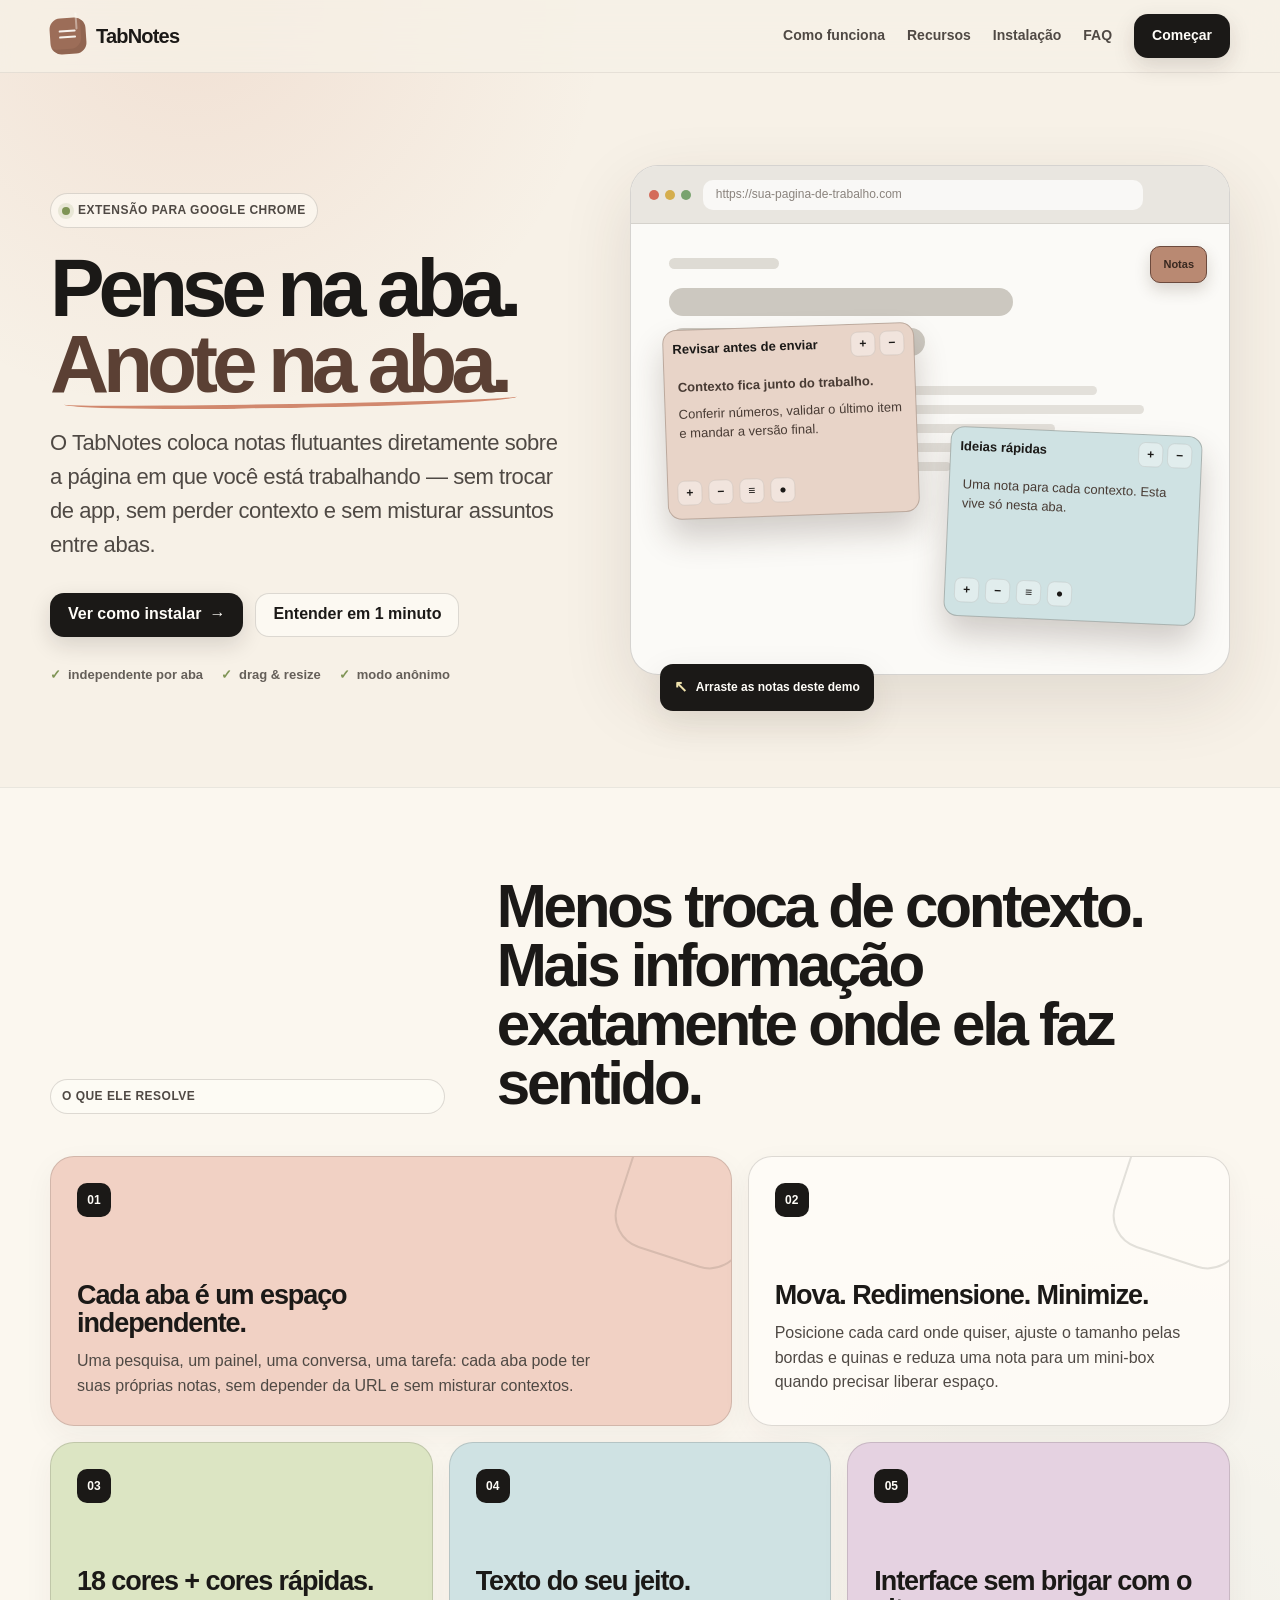
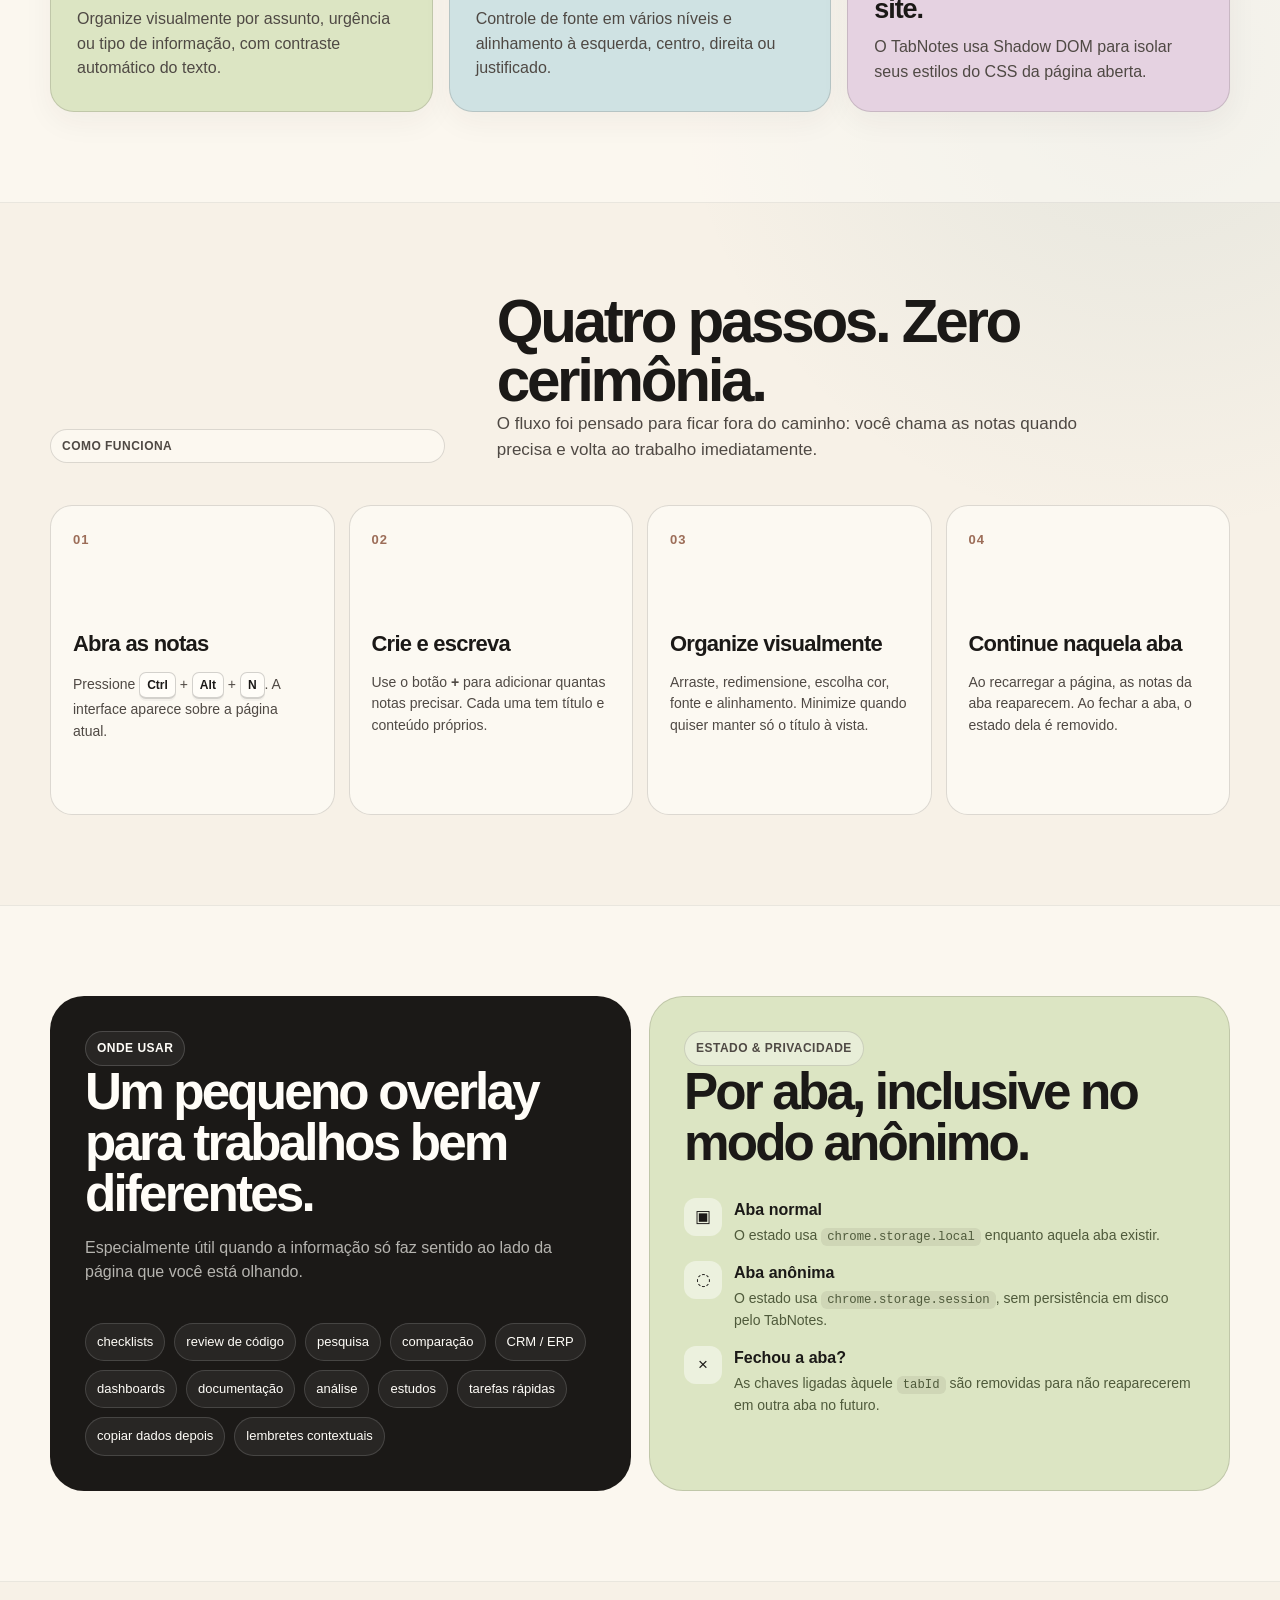
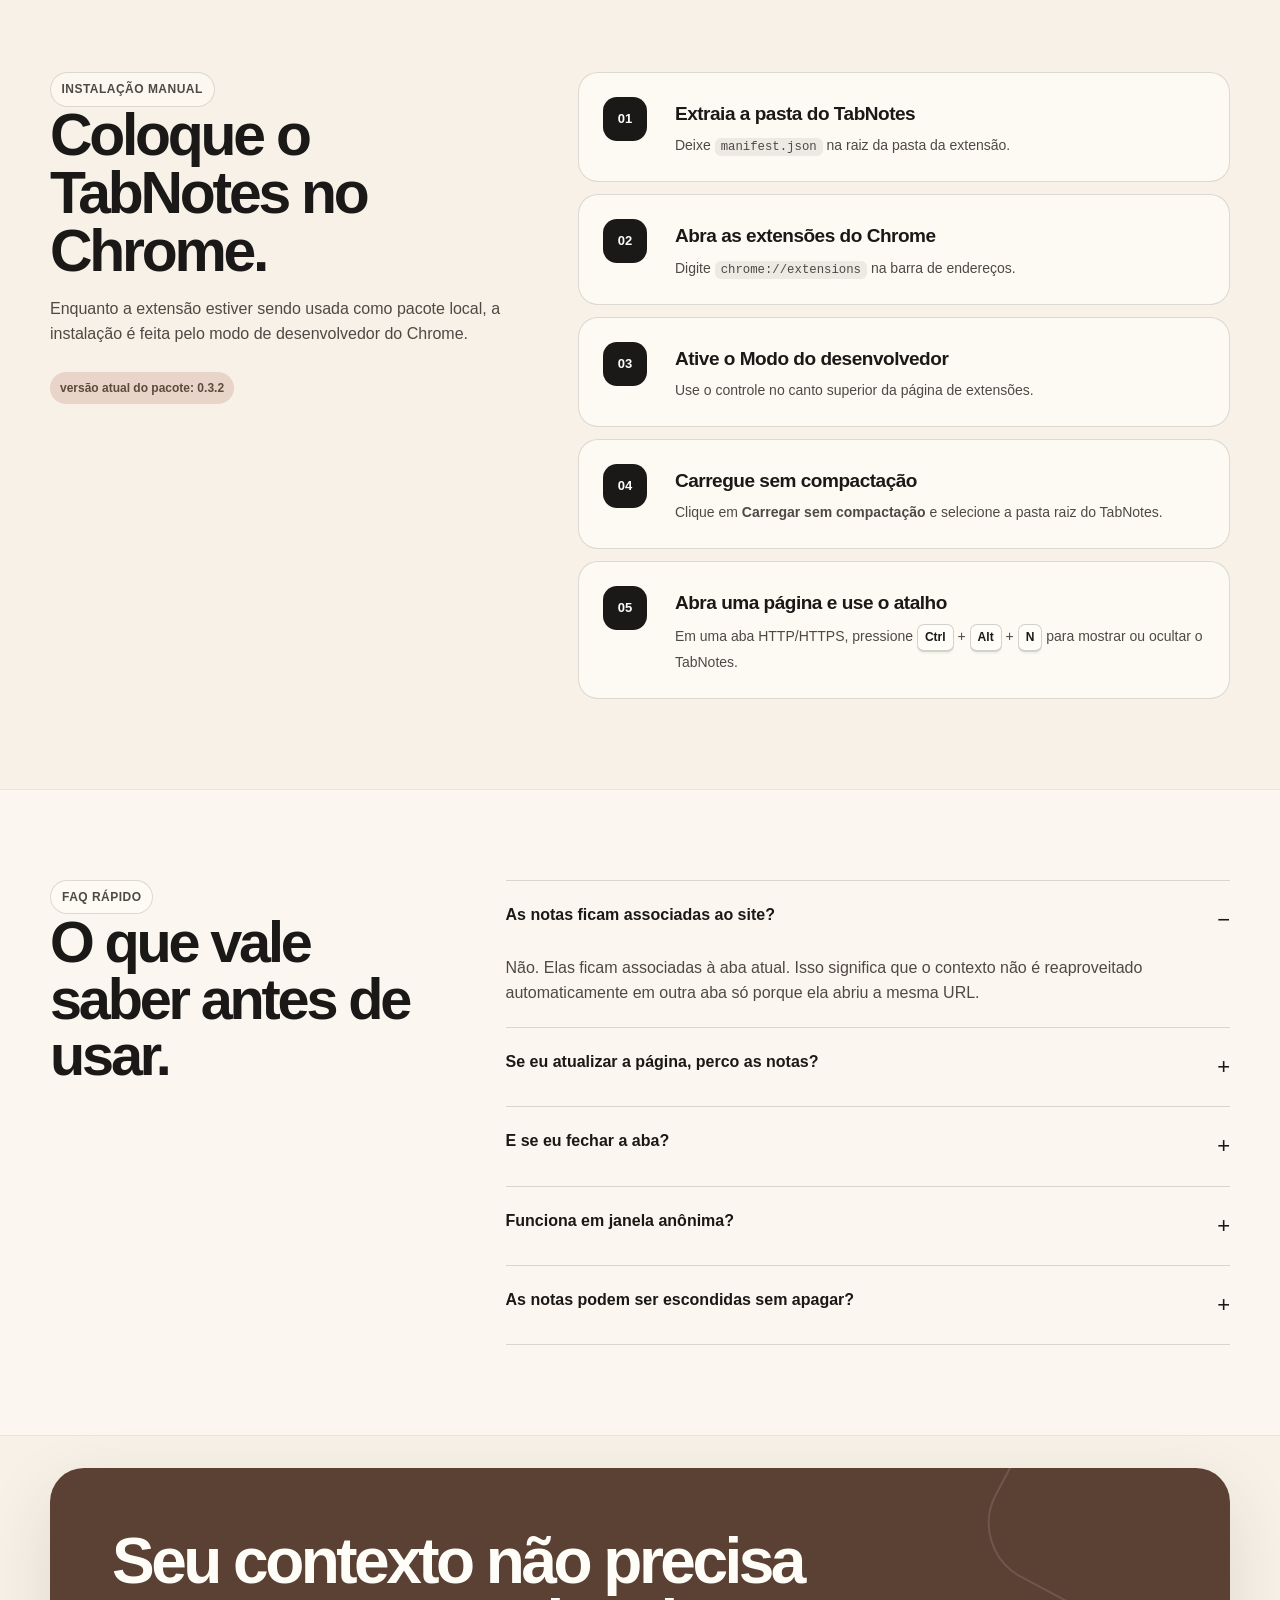
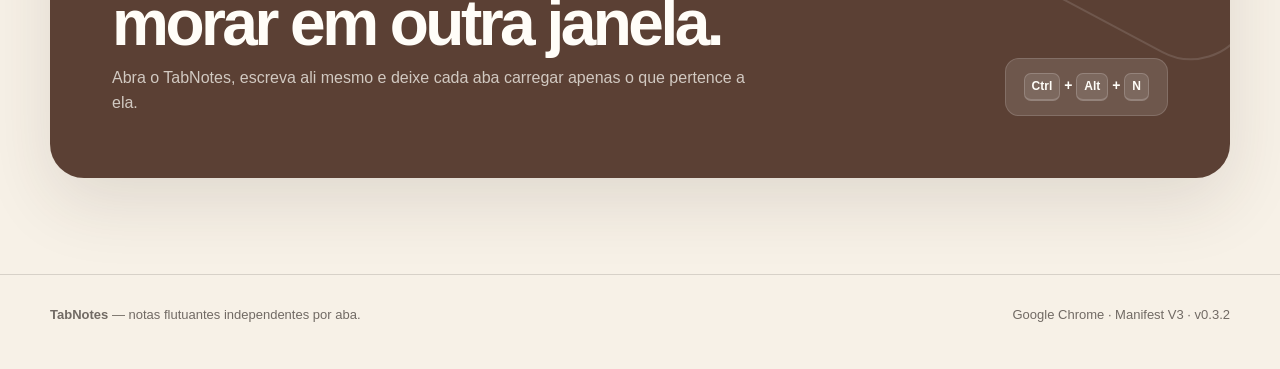
<file: index.html>
<!DOCTYPE html>
<html lang="pt-BR">
<head>
    <meta charset="UTF-8">
    <meta name="viewport" content="width=device-width, initial-scale=1.0">
    <meta name="theme-color" content="#191716">
    <meta name="description" content="TabNotes: notas flutuantes independentes por aba para Google Chrome.">
    <title>TabNotes — notas que ficam onde o trabalho acontece</title>
    <style>
        :root {
            --ink: #1b1917;
            --ink-soft: #4f4944;
            --paper: #f7f1e7;
            --paper-deep: #eee3d2;
            --line: rgba(35, 30, 26, 0.15);
            --brown: #9c6d58;
            --brown-dark: #5b4034;
            --terracotta: #c86f50;
            --mustard: #c0a13a;
            --olive: #7f9455;
            --petrol: #4f8589;
            --plum: #8b5f82;
            --white: #fffdf8;
            --shadow: 0 24px 70px rgba(61, 45, 33, 0.12);
            --shadow-soft: 0 12px 34px rgba(61, 45, 33, 0.10);
            --radius-xl: 34px;
            --radius-lg: 24px;
            --radius-md: 18px;
            --max: 1180px;
        }

        * {
            box-sizing: border-box;
        }

        html {
            scroll-behavior: smooth;
        }

        body {
            margin: 0;
            color: var(--ink);
            background:
                radial-gradient(circle at 15% 0%, rgba(200, 111, 80, 0.13), transparent 26rem),
                radial-gradient(circle at 90% 32%, rgba(79, 133, 137, 0.11), transparent 30rem),
                var(--paper);
            font-family: Inter, ui-sans-serif, -apple-system, BlinkMacSystemFont, "Segoe UI", sans-serif;
            line-height: 1.55;
            overflow-x: hidden;
        }

        a {
            color: inherit;
            text-decoration: none;
        }

        button {
            font: inherit;
        }

        .shell {
            width: min(calc(100% - 36px), var(--max));
            margin: 0 auto;
        }

        .topbar {
            position: sticky;
            top: 0;
            z-index: 50;
            padding: 14px 0;
            background: rgba(247, 241, 231, 0.78);
            backdrop-filter: blur(18px);
            border-bottom: 1px solid rgba(35, 30, 26, 0.08);
        }

        .nav {
            display: flex;
            align-items: center;
            justify-content: space-between;
            gap: 24px;
        }

        .brand {
            display: inline-flex;
            align-items: center;
            gap: 10px;
            font-weight: 760;
            letter-spacing: -0.04em;
            font-size: 20px;
        }

        .brand-mark {
            position: relative;
            width: 36px;
            height: 36px;
            border-radius: 11px;
            background: var(--brown);
            box-shadow: inset -5px -5px 0 rgba(65, 42, 32, 0.12);
            transform: rotate(-4deg);
        }

        .brand-mark::before,
        .brand-mark::after {
            content: "";
            position: absolute;
            background: rgba(255, 253, 248, 0.92);
            border-radius: 99px;
        }

        .brand-mark::before {
            width: 17px;
            height: 2px;
            left: 9px;
            top: 12px;
            box-shadow: 0 6px 0 rgba(255, 253, 248, 0.92);
        }

        .brand-mark::after {
            width: 2px;
            height: 17px;
            right: 8px;
            top: -5px;
            opacity: 0.45;
        }

        .nav-links {
            display: flex;
            align-items: center;
            gap: 22px;
            color: var(--ink-soft);
            font-size: 14px;
            font-weight: 650;
        }

        .nav-links a:hover {
            color: var(--ink);
        }

        .nav-cta,
        .button-primary,
        .button-secondary {
            display: inline-flex;
            align-items: center;
            justify-content: center;
            gap: 8px;
            min-height: 44px;
            padding: 0 17px;
            border-radius: 14px;
            border: 1px solid transparent;
            font-weight: 720;
            transition: transform 180ms ease, box-shadow 180ms ease, background 180ms ease;
        }

        .nav-cta,
        .button-primary {
            color: var(--white);
            background: var(--ink);
            box-shadow: 0 8px 22px rgba(28, 24, 21, 0.14);
        }

        .nav-cta:hover,
        .button-primary:hover,
        .button-secondary:hover {
            transform: translateY(-2px);
        }

        .button-secondary {
            background: rgba(255, 253, 248, 0.66);
            border-color: var(--line);
        }

        .hero {
            position: relative;
            padding: 92px 0 74px;
        }

        .hero-grid {
            display: grid;
            grid-template-columns: 0.93fr 1.07fr;
            gap: 58px;
            align-items: center;
        }

        .eyebrow {
            display: inline-flex;
            align-items: center;
            gap: 8px;
            padding: 7px 11px;
            border: 1px solid var(--line);
            border-radius: 999px;
            background: rgba(255, 253, 248, 0.56);
            color: var(--ink-soft);
            font-size: 12px;
            font-weight: 760;
            letter-spacing: 0.04em;
            text-transform: uppercase;
        }

        .eyebrow-dot {
            width: 8px;
            height: 8px;
            border-radius: 50%;
            background: var(--olive);
            box-shadow: 0 0 0 4px rgba(127, 148, 85, 0.15);
        }

        h1,
        h2,
        h3,
        p {
            margin-top: 0;
        }

        h1 {
            max-width: 760px;
            margin: 22px 0 24px;
            font-size: clamp(48px, 6.4vw, 88px);
            line-height: 0.93;
            letter-spacing: -0.075em;
            font-weight: 780;
        }

        .hero-accent {
            position: relative;
            display: inline-block;
            color: var(--brown-dark);
        }

        .hero-accent::after {
            content: "";
            position: absolute;
            left: 3%;
            right: -2%;
            bottom: -6px;
            height: 11px;
            border-bottom: 4px solid var(--terracotta);
            border-radius: 50%;
            transform: rotate(-1deg);
            opacity: 0.8;
        }

        .lead {
            max-width: 620px;
            margin-bottom: 30px;
            color: var(--ink-soft);
            font-size: clamp(18px, 2vw, 22px);
            line-height: 1.55;
            letter-spacing: -0.02em;
        }

        .hero-actions {
            display: flex;
            flex-wrap: wrap;
            gap: 12px;
            margin-bottom: 28px;
        }

        .tiny-proof {
            display: flex;
            flex-wrap: wrap;
            gap: 10px 18px;
            color: #655f59;
            font-size: 13px;
            font-weight: 630;
        }

        .tiny-proof span::before {
            content: "✓";
            margin-right: 7px;
            color: var(--olive);
            font-weight: 900;
        }

        .browser-demo {
            position: relative;
            min-height: 548px;
        }

        .browser {
            position: relative;
            min-height: 510px;
            overflow: hidden;
            border: 1px solid rgba(43, 36, 31, 0.18);
            border-radius: 28px;
            background: #fbfaf7;
            box-shadow: var(--shadow);
        }

        .browser-top {
            height: 58px;
            display: flex;
            align-items: center;
            gap: 12px;
            padding: 0 18px;
            background: #e9e6e0;
            border-bottom: 1px solid rgba(43, 36, 31, 0.10);
        }

        .browser-dots {
            display: flex;
            gap: 6px;
        }

        .browser-dots i {
            width: 10px;
            height: 10px;
            border-radius: 50%;
            display: block;
        }

        .browser-dots i:nth-child(1) { background: #d46b59; }
        .browser-dots i:nth-child(2) { background: #d5ae4d; }
        .browser-dots i:nth-child(3) { background: #79a36e; }

        .address {
            flex: 1;
            max-width: 440px;
            height: 30px;
            display: flex;
            align-items: center;
            padding: 0 13px;
            border-radius: 10px;
            background: rgba(255, 255, 255, 0.72);
            color: #8a837d;
            font-size: 12px;
        }

        .fake-page {
            padding: 34px 38px 80px;
        }

        .fake-page .fake-kicker {
            width: 110px;
            height: 11px;
            border-radius: 99px;
            background: #dedbd4;
            margin-bottom: 19px;
        }

        .fake-page .fake-title {
            width: 66%;
            height: 28px;
            border-radius: 99px;
            background: #ccc8c0;
            margin-bottom: 12px;
        }

        .fake-page .fake-title.small {
            width: 49%;
            margin-bottom: 30px;
        }

        .fake-copy {
            display: grid;
            gap: 10px;
            margin-top: 28px;
        }

        .fake-copy i {
            display: block;
            height: 9px;
            border-radius: 99px;
            background: #e3e0da;
        }

        .fake-copy i:nth-child(1) { width: 82%; }
        .fake-copy i:nth-child(2) { width: 91%; }
        .fake-copy i:nth-child(3) { width: 74%; }
        .fake-copy i:nth-child(4) { width: 86%; }
        .fake-copy i:nth-child(5) { width: 54%; }

        .demo-note {
            position: absolute;
            z-index: 5;
            width: 252px;
            min-height: 190px;
            border: 1px solid rgba(57, 40, 31, 0.25);
            border-radius: 14px;
            box-shadow: 0 18px 32px rgba(57, 40, 31, 0.22);
            overflow: hidden;
            user-select: none;
            transition: box-shadow 180ms ease;
        }

        .demo-note.dragging {
            box-shadow: 0 25px 46px rgba(57, 40, 31, 0.28);
        }

        .demo-note.one {
            left: 34px;
            top: 160px;
            background: #e8d4c8;
            transform: rotate(-2deg);
        }

        .demo-note.two {
            right: 30px;
            top: 265px;
            background: #cfe2e3;
            transform: rotate(2.5deg);
        }

        .note-head {
            min-height: 39px;
            display: flex;
            align-items: center;
            gap: 8px;
            padding: 7px 9px;
            cursor: grab;
        }

        .note-head:active {
            cursor: grabbing;
        }

        .note-title {
            flex: 1;
            font-size: 13px;
            font-weight: 760;
        }

        .note-actions {
            display: flex;
            gap: 4px;
        }

        .note-actions span,
        .note-tools span {
            display: inline-flex;
            align-items: center;
            justify-content: center;
            width: 25px;
            height: 25px;
            border: 1px solid rgba(47, 35, 28, 0.10);
            border-radius: 7px;
            background: rgba(255, 255, 255, 0.38);
            font-size: 12px;
            font-weight: 800;
        }

        .note-body {
            min-height: 104px;
            padding: 8px 13px 12px;
            color: #483b34;
            font-size: 13px;
            line-height: 1.48;
        }

        .note-body strong {
            display: block;
            margin-bottom: 8px;
        }

        .note-tools {
            display: flex;
            gap: 6px;
            padding: 7px 9px 10px;
        }

        .floating-shortcut {
            position: absolute;
            right: 22px;
            top: 80px;
            z-index: 6;
            padding: 9px 12px;
            border: 1px solid #6c4a3d;
            border-radius: 10px;
            background: #b98972;
            color: #382820;
            font-size: 11px;
            font-weight: 800;
            box-shadow: 0 7px 16px rgba(60, 42, 30, 0.18);
        }

        .demo-tip {
            position: absolute;
            left: 30px;
            bottom: 2px;
            display: inline-flex;
            align-items: center;
            gap: 9px;
            padding: 11px 14px;
            border-radius: 13px;
            background: var(--ink);
            color: var(--white);
            font-size: 12px;
            font-weight: 650;
            box-shadow: var(--shadow-soft);
        }

        .demo-tip::before {
            content: "↖";
            color: #f0e3ad;
            font-size: 16px;
        }

        .section {
            padding: 90px 0;
        }

        .section.alt {
            position: relative;
            background: rgba(255, 253, 248, 0.46);
            border-top: 1px solid rgba(35, 30, 26, 0.08);
            border-bottom: 1px solid rgba(35, 30, 26, 0.08);
        }

        .section-heading {
            display: grid;
            grid-template-columns: 0.7fr 1.3fr;
            gap: 52px;
            align-items: end;
            margin-bottom: 42px;
        }

        .section-heading h2 {
            margin: 0;
            max-width: 820px;
            font-size: clamp(38px, 4.7vw, 66px);
            line-height: 0.98;
            letter-spacing: -0.055em;
            font-weight: 760;
        }

        .section-heading p {
            max-width: 620px;
            margin: 0;
            color: var(--ink-soft);
            font-size: 17px;
        }

        .bento {
            display: grid;
            grid-template-columns: repeat(12, 1fr);
            gap: 16px;
        }

        .feature-card {
            position: relative;
            min-height: 270px;
            overflow: hidden;
            padding: 26px;
            border: 1px solid var(--line);
            border-radius: var(--radius-lg);
            background: rgba(255, 253, 248, 0.72);
            box-shadow: 0 10px 30px rgba(65, 48, 37, 0.05);
        }

        .feature-card.large { grid-column: span 7; }
        .feature-card.medium { grid-column: span 5; }
        .feature-card.third { grid-column: span 4; }

        .feature-number {
            display: inline-flex;
            width: 34px;
            height: 34px;
            align-items: center;
            justify-content: center;
            border-radius: 10px;
            background: var(--ink);
            color: var(--white);
            font-size: 12px;
            font-weight: 850;
        }

        .feature-card h3 {
            margin: 64px 0 12px;
            max-width: 430px;
            font-size: 27px;
            line-height: 1.04;
            letter-spacing: -0.04em;
        }

        .feature-card p {
            max-width: 530px;
            margin-bottom: 0;
            color: var(--ink-soft);
        }

        .feature-card.tint-olive { background: #dce5c3; }
        .feature-card.tint-petrol { background: #cfe2e3; }
        .feature-card.tint-terracotta { background: #f1d1c4; }
        .feature-card.tint-mustard { background: #f0e3ad; }
        .feature-card.tint-plum { background: #e5d2e1; }

        .card-deco {
            position: absolute;
            right: -24px;
            top: -28px;
            width: 132px;
            height: 132px;
            border: 2px solid currentColor;
            border-radius: 34px;
            transform: rotate(18deg);
            opacity: 0.12;
        }

        .steps {
            display: grid;
            grid-template-columns: repeat(4, 1fr);
            gap: 14px;
            counter-reset: steps;
        }

        .step {
            position: relative;
            min-height: 310px;
            padding: 24px 22px;
            border: 1px solid var(--line);
            border-radius: 22px;
            background: rgba(255, 253, 248, 0.66);
        }

        .step::before {
            counter-increment: steps;
            content: "0" counter(steps);
            display: block;
            margin-bottom: 76px;
            color: var(--brown);
            font-size: 13px;
            font-weight: 850;
            letter-spacing: 0.08em;
        }

        .step h3 {
            margin-bottom: 11px;
            font-size: 22px;
            letter-spacing: -0.035em;
        }

        .step p {
            margin: 0;
            color: var(--ink-soft);
            font-size: 14px;
        }

        kbd {
            display: inline-block;
            padding: 3px 7px;
            border: 1px solid rgba(37, 32, 28, 0.20);
            border-bottom-width: 2px;
            border-radius: 7px;
            background: #fffdf8;
            color: var(--ink);
            font-family: inherit;
            font-size: 0.86em;
            font-weight: 760;
            box-shadow: 0 2px 0 rgba(37, 32, 28, 0.04);
        }

        .workflow {
            display: grid;
            grid-template-columns: 1fr 1fr;
            gap: 18px;
            align-items: stretch;
        }

        .use-cases,
        .privacy-card {
            padding: 34px;
            border-radius: var(--radius-xl);
            border: 1px solid var(--line);
        }

        .use-cases {
            background: var(--ink);
            color: var(--white);
        }

        .use-cases h2,
        .privacy-card h2 {
            margin-bottom: 16px;
            font-size: clamp(34px, 4vw, 55px);
            line-height: 1;
            letter-spacing: -0.055em;
        }

        .use-cases > p {
            color: rgba(255, 253, 248, 0.68);
            max-width: 560px;
        }

        .tag-cloud {
            display: flex;
            flex-wrap: wrap;
            gap: 9px;
            margin-top: 38px;
        }

        .tag-cloud span {
            padding: 8px 11px;
            border: 1px solid rgba(255, 255, 255, 0.14);
            border-radius: 999px;
            background: rgba(255, 255, 255, 0.06);
            font-size: 13px;
        }

        .privacy-card {
            background: #dce5c3;
        }

        .privacy-list {
            display: grid;
            gap: 14px;
            margin-top: 30px;
        }

        .privacy-row {
            display: grid;
            grid-template-columns: 38px 1fr;
            gap: 12px;
            align-items: start;
        }

        .privacy-row strong {
            display: block;
            margin-bottom: 2px;
        }

        .privacy-row p {
            margin: 0;
            color: #4f5a3b;
            font-size: 14px;
        }

        .privacy-icon {
            width: 38px;
            height: 38px;
            display: inline-flex;
            align-items: center;
            justify-content: center;
            border-radius: 12px;
            background: rgba(255, 255, 255, 0.45);
            font-size: 17px;
        }

        .install-wrap {
            display: grid;
            grid-template-columns: 0.85fr 1.15fr;
            gap: 46px;
            align-items: start;
        }

        .install-copy {
            position: sticky;
            top: 110px;
        }

        .install-copy h2 {
            margin-bottom: 18px;
            font-size: clamp(38px, 4.6vw, 62px);
            line-height: 0.98;
            letter-spacing: -0.055em;
        }

        .install-copy p {
            color: var(--ink-soft);
        }

        .version-pill {
            display: inline-flex;
            margin-top: 9px;
            padding: 7px 10px;
            border-radius: 999px;
            background: #e8d4c8;
            color: #60483d;
            font-size: 12px;
            font-weight: 800;
        }

        .install-steps {
            display: grid;
            gap: 12px;
        }

        .install-step {
            display: grid;
            grid-template-columns: 54px 1fr;
            gap: 18px;
            padding: 24px;
            border: 1px solid var(--line);
            border-radius: 20px;
            background: rgba(255, 253, 248, 0.70);
        }

        .install-step .num {
            width: 44px;
            height: 44px;
            display: inline-flex;
            align-items: center;
            justify-content: center;
            border-radius: 14px;
            background: var(--ink);
            color: var(--white);
            font-size: 13px;
            font-weight: 850;
        }

        .install-step h3 {
            margin: 2px 0 7px;
            font-size: 19px;
            letter-spacing: -0.025em;
        }

        .install-step p {
            margin: 0;
            color: var(--ink-soft);
            font-size: 14px;
        }

        code {
            padding: 2px 6px;
            border-radius: 6px;
            background: rgba(27, 25, 23, 0.07);
            font-family: "SFMono-Regular", Consolas, "Liberation Mono", monospace;
            font-size: 0.88em;
        }

        .faq {
            display: grid;
            grid-template-columns: 0.72fr 1.28fr;
            gap: 48px;
            align-items: start;
        }

        .faq h2 {
            font-size: clamp(38px, 4.5vw, 60px);
            line-height: 0.98;
            letter-spacing: -0.055em;
        }

        .faq-list {
            border-top: 1px solid var(--line);
        }

        details {
            border-bottom: 1px solid var(--line);
            padding: 0;
        }

        summary {
            list-style: none;
            cursor: pointer;
            display: flex;
            justify-content: space-between;
            gap: 20px;
            padding: 22px 0;
            font-weight: 760;
        }

        summary::-webkit-details-marker {
            display: none;
        }

        summary::after {
            content: "+";
            font-size: 22px;
            font-weight: 500;
        }

        details[open] summary::after {
            content: "−";
        }

        details p {
            max-width: 690px;
            margin: -3px 0 22px;
            color: var(--ink-soft);
        }

        .cta {
            padding: 32px 0 96px;
        }

        .cta-card {
            position: relative;
            overflow: hidden;
            display: grid;
            grid-template-columns: 1fr auto;
            gap: 28px;
            align-items: end;
            padding: clamp(34px, 5vw, 62px);
            border-radius: 34px;
            background: var(--brown-dark);
            color: var(--white);
            box-shadow: var(--shadow);
        }

        .cta-card::after {
            content: "";
            position: absolute;
            width: 280px;
            height: 280px;
            right: -70px;
            top: -120px;
            border-radius: 62px;
            border: 2px solid rgba(255, 255, 255, 0.12);
            transform: rotate(28deg);
        }

        .cta-card h2 {
            position: relative;
            z-index: 1;
            max-width: 760px;
            margin-bottom: 12px;
            font-size: clamp(40px, 5vw, 66px);
            line-height: 0.97;
            letter-spacing: -0.055em;
        }

        .cta-card p {
            position: relative;
            z-index: 1;
            max-width: 640px;
            margin: 0;
            color: rgba(255, 253, 248, 0.72);
        }

        .cta-shortcut {
            position: relative;
            z-index: 1;
            padding: 14px 18px;
            border-radius: 14px;
            background: rgba(255, 255, 255, 0.12);
            border: 1px solid rgba(255, 255, 255, 0.14);
            white-space: nowrap;
            font-size: 14px;
            font-weight: 750;
        }

        .cta-shortcut kbd {
            border-color: rgba(255, 255, 255, 0.18);
            background: rgba(255, 255, 255, 0.10);
            color: var(--white);
            box-shadow: none;
        }

        footer {
            padding: 30px 0 44px;
            border-top: 1px solid var(--line);
            color: #716a64;
            font-size: 13px;
        }

        .footer-grid {
            display: flex;
            justify-content: space-between;
            gap: 24px;
            flex-wrap: wrap;
        }

        .mobile-menu {
            display: none;
            width: 42px;
            height: 42px;
            border: 1px solid var(--line);
            border-radius: 12px;
            background: rgba(255, 253, 248, 0.62);
            cursor: pointer;
            font-size: 20px;
        }

        .reveal {
            opacity: 0;
            transform: translateY(16px);
            transition: opacity 600ms ease, transform 600ms ease;
        }

        .reveal.visible {
            opacity: 1;
            transform: translateY(0);
        }

        @media (max-width: 980px) {
            .hero-grid,
            .section-heading,
            .install-wrap,
            .faq,
            .workflow {
                grid-template-columns: 1fr;
            }

            .browser-demo {
                max-width: 720px;
            }

            .section-heading {
                gap: 18px;
            }

            .feature-card.large,
            .feature-card.medium,
            .feature-card.third {
                grid-column: span 6;
            }

            .steps {
                grid-template-columns: repeat(2, 1fr);
            }

            .install-copy {
                position: static;
            }

            .cta-card {
                grid-template-columns: 1fr;
                align-items: start;
            }

            .cta-shortcut {
                width: fit-content;
            }
        }

        @media (max-width: 720px) {
            .shell {
                width: min(calc(100% - 24px), var(--max));
            }

            .topbar {
                padding: 10px 0;
            }

            .nav-links {
                position: absolute;
                top: 66px;
                left: 12px;
                right: 12px;
                display: none;
                flex-direction: column;
                align-items: stretch;
                padding: 16px;
                border: 1px solid var(--line);
                border-radius: 18px;
                background: rgba(247, 241, 231, 0.97);
                box-shadow: var(--shadow-soft);
            }

            .nav-links.open {
                display: flex;
            }

            .nav-cta {
                width: 100%;
            }

            .mobile-menu {
                display: inline-flex;
                align-items: center;
                justify-content: center;
            }

            .hero {
                padding-top: 62px;
            }

            h1 {
                font-size: clamp(47px, 16vw, 72px);
            }

            .browser-demo {
                min-height: 510px;
            }

            .browser {
                min-height: 470px;
            }

            .fake-page {
                padding: 28px 20px 70px;
            }

            .demo-note {
                width: 220px;
            }

            .demo-note.one {
                left: 12px;
                top: 160px;
            }

            .demo-note.two {
                right: 12px;
                top: 278px;
            }

            .floating-shortcut {
                top: 72px;
                right: 12px;
            }

            .demo-tip {
                left: 14px;
            }

            .section {
                padding: 68px 0;
            }

            .feature-card.large,
            .feature-card.medium,
            .feature-card.third {
                grid-column: span 12;
            }

            .steps {
                grid-template-columns: 1fr;
            }

            .step {
                min-height: auto;
            }

            .step::before {
                margin-bottom: 44px;
            }

            .use-cases,
            .privacy-card {
                padding: 27px;
                border-radius: 26px;
            }

            .install-step {
                grid-template-columns: 44px 1fr;
                padding: 20px;
            }
        }

        @media (prefers-reduced-motion: reduce) {
            html {
                scroll-behavior: auto;
            }

            *,
            *::before,
            *::after {
                animation-duration: 0.01ms !important;
                animation-iteration-count: 1 !important;
                transition-duration: 0.01ms !important;
            }

            .reveal {
                opacity: 1;
                transform: none;
            }
        }
    </style>
</head>
<body>
    <header class="topbar">
        <div class="shell nav">
            <a class="brand" href="#top" aria-label="TabNotes — início">
                <span class="brand-mark" aria-hidden="true"></span>
                <span>TabNotes</span>
            </a>

            <nav class="nav-links" id="navLinks" aria-label="Navegação principal">
                <a href="#como-funciona">Como funciona</a>
                <a href="#recursos">Recursos</a>
                <a href="#instalacao">Instalação</a>
                <a href="#faq">FAQ</a>
                <a class="nav-cta" href="#instalacao">Começar</a>
            </nav>

            <button class="mobile-menu" id="mobileMenu" type="button" aria-label="Abrir menu" aria-expanded="false">☰</button>
        </div>
    </header>

    <main id="top">
        <section class="hero">
            <div class="shell hero-grid">
                <div class="reveal">
                    <div class="eyebrow">
                        <span class="eyebrow-dot"></span>
                        Extensão para Google Chrome
                    </div>

                    <h1>
                        Pense na aba.<br>
                        <span class="hero-accent">Anote na aba.</span>
                    </h1>

                    <p class="lead">
                        O TabNotes coloca notas flutuantes diretamente sobre a página em que você está trabalhando — sem trocar de app, sem perder contexto e sem misturar assuntos entre abas.
                    </p>

                    <div class="hero-actions">
                        <a class="button-primary" href="#instalacao">Ver como instalar <span aria-hidden="true">→</span></a>
                        <a class="button-secondary" href="#como-funciona">Entender em 1 minuto</a>
                    </div>

                    <div class="tiny-proof" aria-label="Principais características">
                        <span>independente por aba</span>
                        <span>drag & resize</span>
                        <span>modo anônimo</span>
                    </div>
                </div>

                <div class="browser-demo reveal" aria-label="Demonstração visual do TabNotes">
                    <div class="browser" id="demoBrowser">
                        <div class="browser-top">
                            <div class="browser-dots" aria-hidden="true"><i></i><i></i><i></i></div>
                            <div class="address">https://sua-pagina-de-trabalho.com</div>
                        </div>

                        <div class="fake-page" aria-hidden="true">
                            <div class="fake-kicker"></div>
                            <div class="fake-title"></div>
                            <div class="fake-title small"></div>
                            <div class="fake-copy"><i></i><i></i><i></i><i></i><i></i></div>
                        </div>

                        <div class="floating-shortcut">Notas</div>

                        <article class="demo-note one" data-demo-note>
                            <div class="note-head" data-drag-handle>
                                <div class="note-title">Revisar antes de enviar</div>
                                <div class="note-actions"><span>+</span><span>−</span></div>
                            </div>
                            <div class="note-body">
                                <strong>Contexto fica junto do trabalho.</strong>
                                Conferir números, validar o último item e mandar a versão final.
                            </div>
                            <div class="note-tools" aria-hidden="true"><span>+</span><span>−</span><span>≡</span><span>●</span></div>
                        </article>

                        <article class="demo-note two" data-demo-note>
                            <div class="note-head" data-drag-handle>
                                <div class="note-title">Ideias rápidas</div>
                                <div class="note-actions"><span>+</span><span>−</span></div>
                            </div>
                            <div class="note-body">
                                Uma nota para cada contexto. Esta vive só nesta aba.
                            </div>
                            <div class="note-tools" aria-hidden="true"><span>+</span><span>−</span><span>≡</span><span>●</span></div>
                        </article>
                    </div>

                    <div class="demo-tip">Arraste as notas deste demo</div>
                </div>
            </div>
        </section>

        <section class="section alt" id="recursos">
            <div class="shell">
                <div class="section-heading reveal">
                    <div class="eyebrow">O que ele resolve</div>
                    <div>
                        <h2>Menos troca de contexto. Mais informação exatamente onde ela faz sentido.</h2>
                    </div>
                </div>

                <div class="bento">
                    <article class="feature-card large tint-terracotta reveal">
                        <span class="feature-number">01</span>
                        <span class="card-deco" aria-hidden="true"></span>
                        <h3>Cada aba é um espaço independente.</h3>
                        <p>Uma pesquisa, um painel, uma conversa, uma tarefa: cada aba pode ter suas próprias notas, sem depender da URL e sem misturar contextos.</p>
                    </article>

                    <article class="feature-card medium reveal">
                        <span class="feature-number">02</span>
                        <span class="card-deco" aria-hidden="true"></span>
                        <h3>Mova. Redimensione. Minimize.</h3>
                        <p>Posicione cada card onde quiser, ajuste o tamanho pelas bordas e quinas e reduza uma nota para um mini-box quando precisar liberar espaço.</p>
                    </article>

                    <article class="feature-card third tint-olive reveal">
                        <span class="feature-number">03</span>
                        <h3>18 cores + cores rápidas.</h3>
                        <p>Organize visualmente por assunto, urgência ou tipo de informação, com contraste automático do texto.</p>
                    </article>

                    <article class="feature-card third tint-petrol reveal">
                        <span class="feature-number">04</span>
                        <h3>Texto do seu jeito.</h3>
                        <p>Controle de fonte em vários níveis e alinhamento à esquerda, centro, direita ou justificado.</p>
                    </article>

                    <article class="feature-card third tint-plum reveal">
                        <span class="feature-number">05</span>
                        <h3>Interface sem brigar com o site.</h3>
                        <p>O TabNotes usa Shadow DOM para isolar seus estilos do CSS da página aberta.</p>
                    </article>
                </div>
            </div>
        </section>

        <section class="section" id="como-funciona">
            <div class="shell">
                <div class="section-heading reveal">
                    <div class="eyebrow">Como funciona</div>
                    <div>
                        <h2>Quatro passos. Zero cerimônia.</h2>
                        <p>O fluxo foi pensado para ficar fora do caminho: você chama as notas quando precisa e volta ao trabalho imediatamente.</p>
                    </div>
                </div>

                <div class="steps">
                    <article class="step reveal">
                        <h3>Abra as notas</h3>
                        <p>Pressione <kbd>Ctrl</kbd> + <kbd>Alt</kbd> + <kbd>N</kbd>. A interface aparece sobre a página atual.</p>
                    </article>

                    <article class="step reveal">
                        <h3>Crie e escreva</h3>
                        <p>Use o botão <strong>+</strong> para adicionar quantas notas precisar. Cada uma tem título e conteúdo próprios.</p>
                    </article>

                    <article class="step reveal">
                        <h3>Organize visualmente</h3>
                        <p>Arraste, redimensione, escolha cor, fonte e alinhamento. Minimize quando quiser manter só o título à vista.</p>
                    </article>

                    <article class="step reveal">
                        <h3>Continue naquela aba</h3>
                        <p>Ao recarregar a página, as notas da aba reaparecem. Ao fechar a aba, o estado dela é removido.</p>
                    </article>
                </div>
            </div>
        </section>

        <section class="section alt">
            <div class="shell workflow">
                <article class="use-cases reveal">
                    <div class="eyebrow" style="color:#fffdf8;border-color:rgba(255,255,255,.16);background:rgba(255,255,255,.06)">Onde usar</div>
                    <h2>Um pequeno overlay para trabalhos bem diferentes.</h2>
                    <p>Especialmente útil quando a informação só faz sentido ao lado da página que você está olhando.</p>
                    <div class="tag-cloud" aria-label="Casos de uso">
                        <span>checklists</span>
                        <span>review de código</span>
                        <span>pesquisa</span>
                        <span>comparação</span>
                        <span>CRM / ERP</span>
                        <span>dashboards</span>
                        <span>documentação</span>
                        <span>análise</span>
                        <span>estudos</span>
                        <span>tarefas rápidas</span>
                        <span>copiar dados depois</span>
                        <span>lembretes contextuais</span>
                    </div>
                </article>

                <article class="privacy-card reveal">
                    <div class="eyebrow" style="background:rgba(255,255,255,.36)">Estado & privacidade</div>
                    <h2>Por aba, inclusive no modo anônimo.</h2>
                    <div class="privacy-list">
                        <div class="privacy-row">
                            <span class="privacy-icon" aria-hidden="true">▣</span>
                            <div><strong>Aba normal</strong><p>O estado usa <code>chrome.storage.local</code> enquanto aquela aba existir.</p></div>
                        </div>
                        <div class="privacy-row">
                            <span class="privacy-icon" aria-hidden="true">◌</span>
                            <div><strong>Aba anônima</strong><p>O estado usa <code>chrome.storage.session</code>, sem persistência em disco pelo TabNotes.</p></div>
                        </div>
                        <div class="privacy-row">
                            <span class="privacy-icon" aria-hidden="true">×</span>
                            <div><strong>Fechou a aba?</strong><p>As chaves ligadas àquele <code>tabId</code> são removidas para não reaparecerem em outra aba no futuro.</p></div>
                        </div>
                    </div>
                </article>
            </div>
        </section>

        <section class="section" id="instalacao">
            <div class="shell install-wrap">
                <div class="install-copy reveal">
                    <div class="eyebrow">Instalação manual</div>
                    <h2>Coloque o TabNotes no Chrome.</h2>
                    <p>Enquanto a extensão estiver sendo usada como pacote local, a instalação é feita pelo modo de desenvolvedor do Chrome.</p>
                    <span class="version-pill">versão atual do pacote: 0.3.2</span>
                </div>

                <div class="install-steps">
                    <article class="install-step reveal">
                        <span class="num">01</span>
                        <div>
                            <h3>Extraia a pasta do TabNotes</h3>
                            <p>Deixe <code>manifest.json</code> na raiz da pasta da extensão.</p>
                        </div>
                    </article>

                    <article class="install-step reveal">
                        <span class="num">02</span>
                        <div>
                            <h3>Abra as extensões do Chrome</h3>
                            <p>Digite <code>chrome://extensions</code> na barra de endereços.</p>
                        </div>
                    </article>

                    <article class="install-step reveal">
                        <span class="num">03</span>
                        <div>
                            <h3>Ative o Modo do desenvolvedor</h3>
                            <p>Use o controle no canto superior da página de extensões.</p>
                        </div>
                    </article>

                    <article class="install-step reveal">
                        <span class="num">04</span>
                        <div>
                            <h3>Carregue sem compactação</h3>
                            <p>Clique em <strong>Carregar sem compactação</strong> e selecione a pasta raiz do TabNotes.</p>
                        </div>
                    </article>

                    <article class="install-step reveal">
                        <span class="num">05</span>
                        <div>
                            <h3>Abra uma página e use o atalho</h3>
                            <p>Em uma aba HTTP/HTTPS, pressione <kbd>Ctrl</kbd> + <kbd>Alt</kbd> + <kbd>N</kbd> para mostrar ou ocultar o TabNotes.</p>
                        </div>
                    </article>
                </div>
            </div>
        </section>

        <section class="section alt" id="faq">
            <div class="shell faq">
                <div class="reveal">
                    <div class="eyebrow">FAQ rápido</div>
                    <h2>O que vale saber antes de usar.</h2>
                </div>

                <div class="faq-list reveal">
                    <details open>
                        <summary>As notas ficam associadas ao site?</summary>
                        <p>Não. Elas ficam associadas à aba atual. Isso significa que o contexto não é reaproveitado automaticamente em outra aba só porque ela abriu a mesma URL.</p>
                    </details>

                    <details>
                        <summary>Se eu atualizar a página, perco as notas?</summary>
                        <p>Não naquela mesma aba. Se já existirem notas salvas, o TabNotes volta a exibi-las depois do carregamento.</p>
                    </details>

                    <details>
                        <summary>E se eu fechar a aba?</summary>
                        <p>O estado daquela aba é removido. Isso evita que um identificador de aba reutilizado pelo Chrome receba notas antigas.</p>
                    </details>

                    <details>
                        <summary>Funciona em janela anônima?</summary>
                        <p>Sim, desde que a extensão esteja permitida no modo anônimo. Nesse contexto o TabNotes usa armazenamento de sessão.</p>
                    </details>

                    <details>
                        <summary>As notas podem ser escondidas sem apagar?</summary>
                        <p>Sim. <kbd>Ctrl</kbd> + <kbd>Alt</kbd> + <kbd>N</kbd> alterna a visibilidade da interface, e cada nota também pode ser minimizada individualmente.</p>
                    </details>
                </div>
            </div>
        </section>

        <section class="cta">
            <div class="shell">
                <div class="cta-card reveal">
                    <div>
                        <h2>Seu contexto não precisa morar em outra janela.</h2>
                        <p>Abra o TabNotes, escreva ali mesmo e deixe cada aba carregar apenas o que pertence a ela.</p>
                    </div>
                    <div class="cta-shortcut"><kbd>Ctrl</kbd> + <kbd>Alt</kbd> + <kbd>N</kbd></div>
                </div>
            </div>
        </section>
    </main>

    <footer>
        <div class="shell footer-grid">
            <div><strong>TabNotes</strong> — notas flutuantes independentes por aba.</div>
            <div>Google Chrome · Manifest V3 · v0.3.2</div>
        </div>
    </footer>

    <script>
        (() => {
            const menuButton = document.getElementById('mobileMenu');
            const navLinks = document.getElementById('navLinks');

            menuButton?.addEventListener('click', () => {
                const isOpen = navLinks.classList.toggle('open');
                menuButton.setAttribute('aria-expanded', String(isOpen));
                menuButton.textContent = isOpen ? '×' : '☰';
            });

            navLinks?.querySelectorAll('a').forEach(link => {
                link.addEventListener('click', () => {
                    navLinks.classList.remove('open');
                    menuButton?.setAttribute('aria-expanded', 'false');
                    if (menuButton) menuButton.textContent = '☰';
                });
            });

            const observer = new IntersectionObserver(entries => {
                entries.forEach(entry => {
                    if (entry.isIntersecting) {
                        entry.target.classList.add('visible');
                        observer.unobserve(entry.target);
                    }
                });
            }, { threshold: 0.12 });

            document.querySelectorAll('.reveal').forEach(element => observer.observe(element));

            document.querySelectorAll('[data-demo-note]').forEach(note => {
                const handle = note.querySelector('[data-drag-handle]');
                if (!handle) return;

                let activePointer = null;
                let startX = 0;
                let startY = 0;
                let startLeft = 0;
                let startTop = 0;

                handle.addEventListener('pointerdown', event => {
                    const browser = document.getElementById('demoBrowser');
                    if (!browser) return;

                    event.preventDefault();
                    activePointer = event.pointerId;
                    const noteRect = note.getBoundingClientRect();
                    const browserRect = browser.getBoundingClientRect();

                    startX = event.clientX;
                    startY = event.clientY;
                    startLeft = noteRect.left - browserRect.left;
                    startTop = noteRect.top - browserRect.top;

                    note.style.left = `${startLeft}px`;
                    note.style.top = `${startTop}px`;
                    note.style.right = 'auto';
                    note.style.transform = 'none';
                    note.classList.add('dragging');
                    handle.setPointerCapture(activePointer);
                });

                handle.addEventListener('pointermove', event => {
                    if (event.pointerId !== activePointer) return;
                    const browser = document.getElementById('demoBrowser');
                    if (!browser) return;

                    const maxLeft = Math.max(0, browser.clientWidth - note.offsetWidth);
                    const maxTop = Math.max(58, browser.clientHeight - note.offsetHeight);
                    const nextLeft = Math.min(maxLeft, Math.max(0, startLeft + event.clientX - startX));
                    const nextTop = Math.min(maxTop, Math.max(58, startTop + event.clientY - startY));

                    note.style.left = `${nextLeft}px`;
                    note.style.top = `${nextTop}px`;
                });

                const stopDrag = event => {
                    if (event.pointerId !== activePointer) return;
                    note.classList.remove('dragging');
                    if (handle.hasPointerCapture(activePointer)) {
                        handle.releasePointerCapture(activePointer);
                    }
                    activePointer = null;
                };

                handle.addEventListener('pointerup', stopDrag);
                handle.addEventListener('pointercancel', stopDrag);
            });
        })();
    </script>
</body>
</html>
</file>
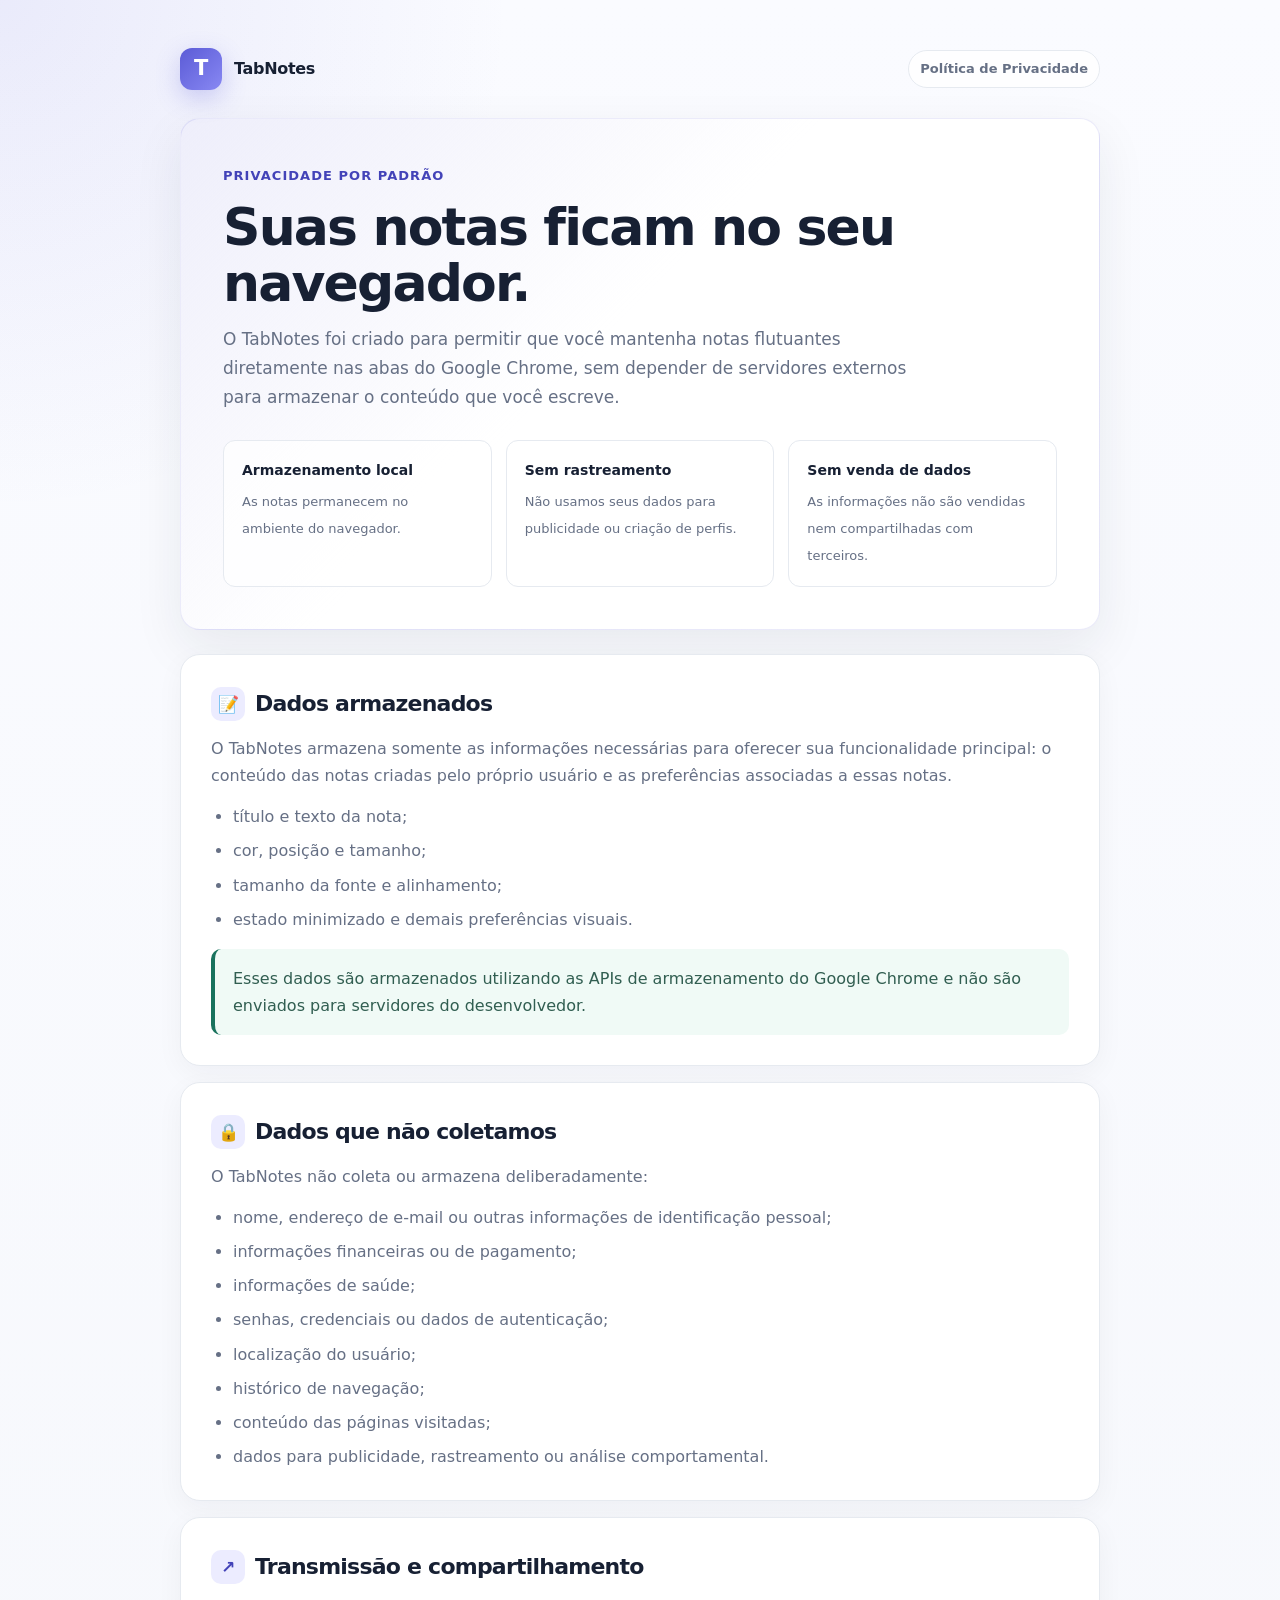
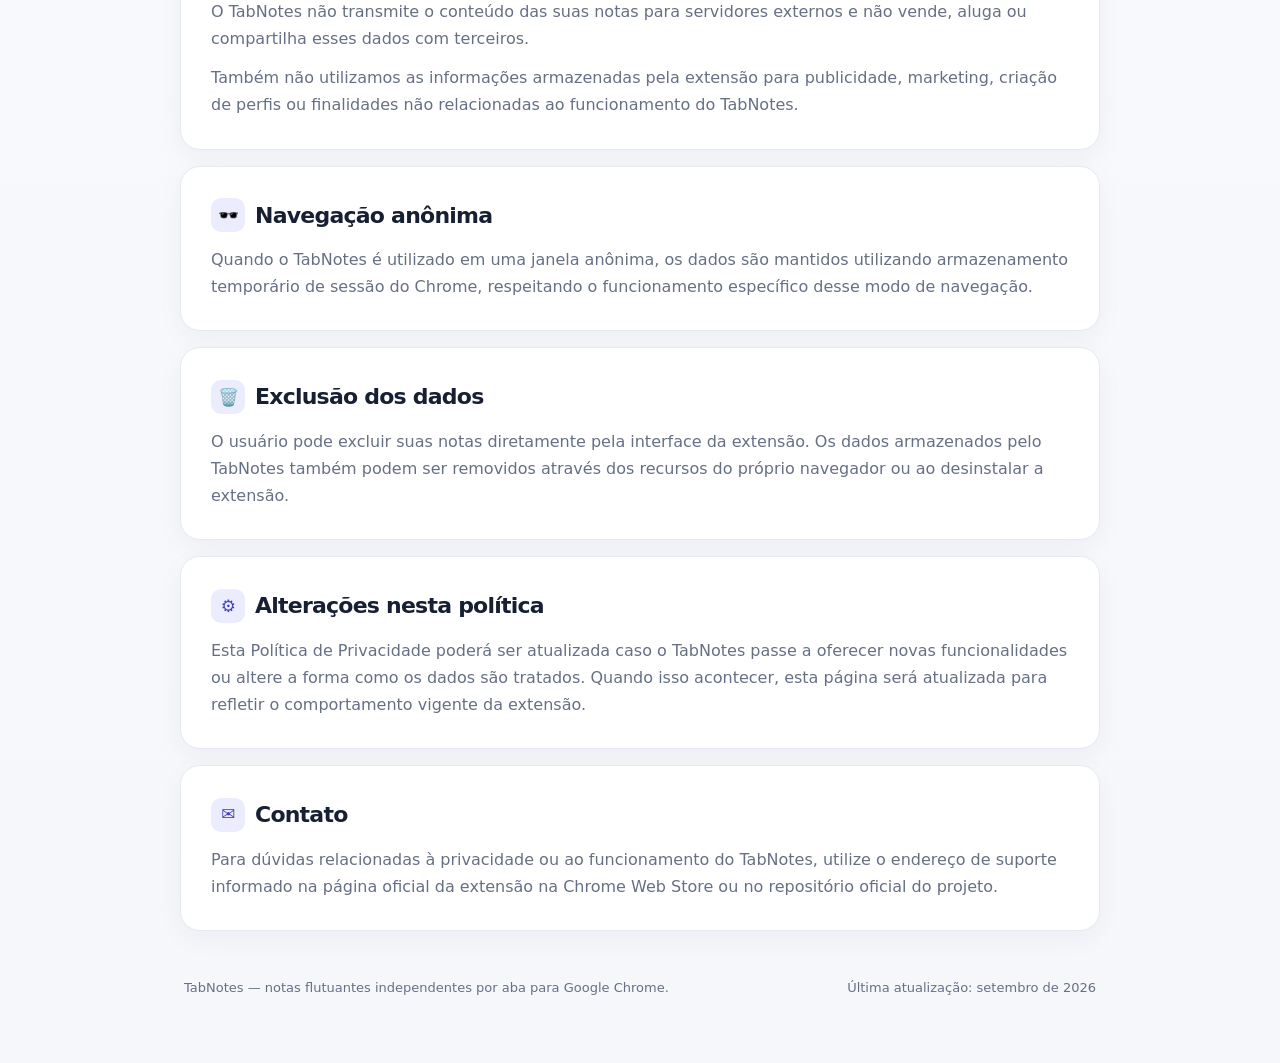
<file: docs/privacy.html>
<!DOCTYPE html>
<html lang="pt-BR">
<head>
  <meta charset="UTF-8" />
  <meta name="viewport" content="width=device-width, initial-scale=1.0" />
  <meta name="color-scheme" content="light" />
  <meta name="description" content="Política de Privacidade da extensão TabNotes para Google Chrome." />
  <title>Política de Privacidade — TabNotes</title>

  <style>
    :root {
      --bg: #f5f7fb;
      --surface: #ffffff;
      --surface-soft: #f8fafc;
      --text: #172033;
      --muted: #667085;
      --border: #e6eaf0;
      --primary: #5b5bd6;
      --primary-dark: #4343b8;
      --accent: #ececff;
      --success: #19725d;
      --shadow: 0 18px 50px rgba(23, 32, 51, 0.08);
      --radius: 20px;
      --radius-sm: 12px;
      --max-width: 920px;
    }

    * {
      box-sizing: border-box;
    }

    html {
      scroll-behavior: smooth;
    }

    body {
      margin: 0;
      min-height: 100vh;
      font-family:
        Inter, ui-sans-serif, system-ui, -apple-system, BlinkMacSystemFont,
        "Segoe UI", sans-serif;
      color: var(--text);
      background:
        radial-gradient(circle at top left, rgba(91, 91, 214, 0.10), transparent 32rem),
        linear-gradient(180deg, #fafbff 0%, var(--bg) 100%);
      line-height: 1.7;
    }

    a {
      color: var(--primary);
      text-decoration: none;
    }

    a:hover {
      text-decoration: underline;
    }

    .page {
      width: min(calc(100% - 32px), var(--max-width));
      margin: 0 auto;
      padding: 48px 0 64px;
    }

    .topbar {
      display: flex;
      align-items: center;
      justify-content: space-between;
      gap: 16px;
      margin-bottom: 28px;
    }

    .brand {
      display: flex;
      align-items: center;
      gap: 12px;
      font-weight: 700;
      letter-spacing: -0.02em;
    }

    .logo {
      display: grid;
      place-items: center;
      width: 42px;
      height: 42px;
      border-radius: 12px;
      color: #fff;
      background: linear-gradient(135deg, var(--primary), #8888f3);
      box-shadow: 0 8px 24px rgba(91, 91, 214, 0.28);
      font-size: 21px;
    }

    .tag {
      padding: 7px 11px;
      border: 1px solid var(--border);
      border-radius: 999px;
      background: rgba(255, 255, 255, 0.72);
      color: var(--muted);
      font-size: 13px;
      font-weight: 600;
      backdrop-filter: blur(10px);
    }

    .hero {
      padding: 42px;
      border: 1px solid rgba(91, 91, 214, 0.12);
      border-radius: var(--radius);
      background:
        linear-gradient(135deg, rgba(91, 91, 214, 0.10), rgba(255, 255, 255, 0.94) 45%),
        var(--surface);
      box-shadow: var(--shadow);
      margin-bottom: 24px;
    }

    .eyebrow {
      display: inline-flex;
      align-items: center;
      gap: 8px;
      margin-bottom: 12px;
      color: var(--primary-dark);
      font-size: 13px;
      font-weight: 700;
      text-transform: uppercase;
      letter-spacing: 0.08em;
    }

    h1,
    h2 {
      margin-top: 0;
      letter-spacing: -0.035em;
    }

    h1 {
      max-width: 700px;
      margin-bottom: 14px;
      font-size: clamp(34px, 6vw, 52px);
      line-height: 1.08;
    }

    .hero p {
      max-width: 720px;
      margin: 0;
      color: var(--muted);
      font-size: 17px;
    }

    .summary {
      display: grid;
      grid-template-columns: repeat(3, 1fr);
      gap: 14px;
      margin-top: 28px;
    }

    .summary-card {
      padding: 18px;
      border: 1px solid var(--border);
      border-radius: var(--radius-sm);
      background: rgba(255, 255, 255, 0.78);
    }

    .summary-card strong {
      display: block;
      margin-bottom: 4px;
      font-size: 14px;
    }

    .summary-card span {
      color: var(--muted);
      font-size: 13px;
    }

    .content {
      display: grid;
      gap: 16px;
    }

    .section {
      padding: 30px;
      border: 1px solid var(--border);
      border-radius: var(--radius);
      background: var(--surface);
      box-shadow: 0 8px 28px rgba(23, 32, 51, 0.045);
    }

    .section h2 {
      display: flex;
      align-items: center;
      gap: 10px;
      margin-bottom: 12px;
      font-size: 22px;
    }

    .icon {
      display: inline-grid;
      place-items: center;
      flex: 0 0 auto;
      width: 34px;
      height: 34px;
      border-radius: 10px;
      background: var(--accent);
      color: var(--primary-dark);
      font-size: 17px;
    }

    .section p {
      margin: 0;
      color: var(--muted);
    }

    .section p + p {
      margin-top: 12px;
    }

    .notice {
      margin-top: 16px;
      padding: 16px 18px;
      border-left: 4px solid var(--success);
      border-radius: 10px;
      background: #f0faf6;
      color: #315e51;
    }

    ul {
      margin: 14px 0 0;
      padding-left: 22px;
      color: var(--muted);
    }

    li + li {
      margin-top: 7px;
    }

    footer {
      display: flex;
      align-items: center;
      justify-content: space-between;
      gap: 18px;
      margin-top: 28px;
      padding: 18px 4px 0;
      color: var(--muted);
      font-size: 13px;
    }

    .footer-note {
      max-width: 620px;
    }

    @media (max-width: 760px) {
      .page {
        width: min(calc(100% - 22px), var(--max-width));
        padding-top: 24px;
      }

      .hero {
        padding: 28px 22px;
      }

      .summary {
        grid-template-columns: 1fr;
      }

      .section {
        padding: 24px 20px;
      }

      .topbar,
      footer {
        align-items: flex-start;
        flex-direction: column;
      }
    }
  </style>
</head>

<body>
  <main class="page">
    <header class="topbar">
      <div class="brand">
        <div class="logo" aria-hidden="true">T</div>
        <span>TabNotes</span>
      </div>

      <span class="tag">Política de Privacidade</span>
    </header>

    <section class="hero">
      <div class="eyebrow">Privacidade por padrão</div>

      <h1>Suas notas ficam no seu navegador.</h1>

      <p>
        O TabNotes foi criado para permitir que você mantenha notas flutuantes
        diretamente nas abas do Google Chrome, sem depender de servidores
        externos para armazenar o conteúdo que você escreve.
      </p>

      <div class="summary">
        <div class="summary-card">
          <strong>Armazenamento local</strong>
          <span>As notas permanecem no ambiente do navegador.</span>
        </div>

        <div class="summary-card">
          <strong>Sem rastreamento</strong>
          <span>Não usamos seus dados para publicidade ou criação de perfis.</span>
        </div>

        <div class="summary-card">
          <strong>Sem venda de dados</strong>
          <span>As informações não são vendidas nem compartilhadas com terceiros.</span>
        </div>
      </div>
    </section>

    <div class="content">
      <section class="section">
        <h2><span class="icon">📝</span> Dados armazenados</h2>

        <p>
          O TabNotes armazena somente as informações necessárias para oferecer
          sua funcionalidade principal: o conteúdo das notas criadas pelo
          próprio usuário e as preferências associadas a essas notas.
        </p>

        <ul>
          <li>título e texto da nota;</li>
          <li>cor, posição e tamanho;</li>
          <li>tamanho da fonte e alinhamento;</li>
          <li>estado minimizado e demais preferências visuais.</li>
        </ul>

        <div class="notice">
          Esses dados são armazenados utilizando as APIs de armazenamento do
          Google Chrome e não são enviados para servidores do desenvolvedor.
        </div>
      </section>

      <section class="section">
        <h2><span class="icon">🔒</span> Dados que não coletamos</h2>

        <p>O TabNotes não coleta ou armazena deliberadamente:</p>

        <ul>
          <li>nome, endereço de e-mail ou outras informações de identificação pessoal;</li>
          <li>informações financeiras ou de pagamento;</li>
          <li>informações de saúde;</li>
          <li>senhas, credenciais ou dados de autenticação;</li>
          <li>localização do usuário;</li>
          <li>histórico de navegação;</li>
          <li>conteúdo das páginas visitadas;</li>
          <li>dados para publicidade, rastreamento ou análise comportamental.</li>
        </ul>
      </section>

      <section class="section">
        <h2><span class="icon">↗</span> Transmissão e compartilhamento</h2>

        <p>
          O TabNotes não transmite o conteúdo das suas notas para servidores
          externos e não vende, aluga ou compartilha esses dados com terceiros.
        </p>

        <p>
          Também não utilizamos as informações armazenadas pela extensão para
          publicidade, marketing, criação de perfis ou finalidades não
          relacionadas ao funcionamento do TabNotes.
        </p>
      </section>

      <section class="section">
        <h2><span class="icon">🕶️</span> Navegação anônima</h2>

        <p>
          Quando o TabNotes é utilizado em uma janela anônima, os dados são
          mantidos utilizando armazenamento temporário de sessão do Chrome,
          respeitando o funcionamento específico desse modo de navegação.
        </p>
      </section>

      <section class="section">
        <h2><span class="icon">🗑️</span> Exclusão dos dados</h2>

        <p>
          O usuário pode excluir suas notas diretamente pela interface da
          extensão. Os dados armazenados pelo TabNotes também podem ser
          removidos através dos recursos do próprio navegador ou ao
          desinstalar a extensão.
        </p>
      </section>

      <section class="section">
        <h2><span class="icon">⚙️</span> Alterações nesta política</h2>

        <p>
          Esta Política de Privacidade poderá ser atualizada caso o TabNotes
          passe a oferecer novas funcionalidades ou altere a forma como os
          dados são tratados. Quando isso acontecer, esta página será
          atualizada para refletir o comportamento vigente da extensão.
        </p>
      </section>

      <section class="section">
        <h2><span class="icon">✉️</span> Contato</h2>

        <p>
          Para dúvidas relacionadas à privacidade ou ao funcionamento do
          TabNotes, utilize o endereço de suporte informado na página oficial
          da extensão na Chrome Web Store ou no repositório oficial do projeto.
        </p>
      </section>
    </div>

    <footer>
      <div class="footer-note">
        TabNotes — notas flutuantes independentes por aba para Google Chrome.
      </div>
      <div>Última atualização: setembro de 2026</div>
    </footer>
  </main>
</body>
</html>
</file>
